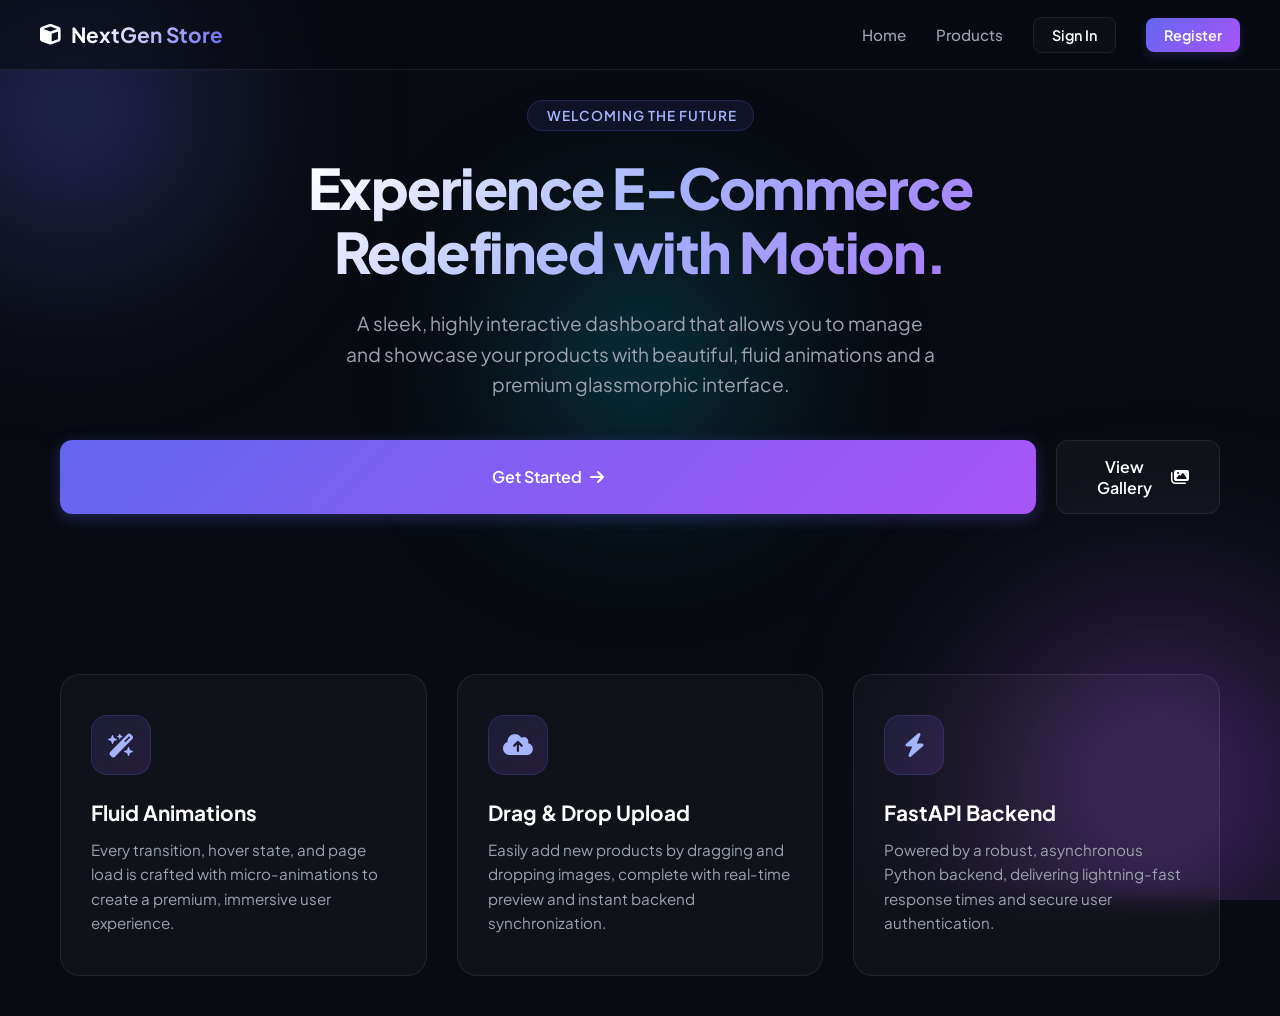
<file: templates/index.html>
<!DOCTYPE html>
<html lang="en">
<head>
    <meta charset="UTF-8">
    <meta name="viewport" content="width=device-width, initial-scale=1.0">
    <title>NextGen Store | Experience the Future of Retail</title>
    <!-- Google Fonts -->
    <link rel="preconnect" href="https://fonts.googleapis.com">
    <link rel="preconnect" href="https://fonts.gstatic.com" crossorigin>
    <link href="https://fonts.googleapis.com/css2?family=Plus+Jakarta+Sans:wght@400;500;600;700;800&display=swap" rel="stylesheet">
    <!-- FontAwesome for Icons -->
    <link rel="stylesheet" href="https://cdnjs.cloudflare.com/ajax/libs/font-awesome/6.4.0/css/all.min.css">
    <!-- Custom Stylesheet -->
    <link rel="stylesheet" href="/static/style.css">
</head>
<body>

    <!-- Animated Background Orbs -->
    <div class="bg-orbs">
        <div class="orb orb-1"></div>
        <div class="orb orb-2"></div>
        <div class="orb orb-3"></div>
    </div>

    <!-- Navigation Bar -->
    <nav class="navbar">
        <a href="/" class="nav-logo">
            <i class="fa-solid fa-cube"></i>
            <span>NextGen Store</span>
        </a>
        <ul class="nav-links">
            <li><a href="/" class="nav-link active">Home</a></li>
            <li><a href="/products-page" class="nav-link">Products</a></li>
            <li><a href="/login-page" class="btn-nav-action btn-nav-login">Sign In</a></li>
            <li><a href="/register-page" class="btn-nav-action btn-nav-register">Register</a></li>
        </ul>
    </nav>

    <!-- Landing Main Content -->
    <div class="landing-container has-navbar">
        <!-- Hero Section -->
        <section class="hero-section">
            <div class="hero-badge">
                <i class="fa-solid fa-sparkles"></i> Welcoming the Future
            </div>
            <h1 class="hero-title">
                Experience E-Commerce <br>Redefined with Motion.
            </h1>
            <p class="hero-subtitle">
                A sleek, highly interactive dashboard that allows you to manage and showcase your products with beautiful, fluid animations and a premium glassmorphic interface.
            </p>
            <div class="hero-buttons">
                <a href="/register-page" class="btn-primary btn-primary-large">
                    Get Started <i class="fa-solid fa-arrow-right"></i>
                </a>
                <a href="/products-page" class="btn-secondary">
                    View Gallery <i class="fa-solid fa-images"></i>
                </a>
            </div>
        </section>

        <!-- Features Section -->
        <section class="features-grid">
            <!-- Feature 1 -->
            <div class="feature-card">
                <div class="feature-icon-wrapper">
                    <i class="fa-solid fa-wand-magic-sparkles"></i>
                </div>
                <h3 class="feature-title">Fluid Animations</h3>
                <p class="feature-desc">
                    Every transition, hover state, and page load is crafted with micro-animations to create a premium, immersive user experience.
                </p>
            </div>

            <!-- Feature 2 -->
            <div class="feature-card">
                <div class="feature-icon-wrapper">
                    <i class="fa-solid fa-cloud-arrow-up"></i>
                </div>
                <h3 class="feature-title">Drag & Drop Upload</h3>
                <p class="feature-desc">
                    Easily add new products by dragging and dropping images, complete with real-time preview and instant backend synchronization.
                </p>
            </div>

            <!-- Feature 3 -->
            <div class="feature-card">
                <div class="feature-icon-wrapper">
                    <i class="fa-solid fa-bolt"></i>
                </div>
                <h3 class="feature-title">FastAPI Backend</h3>
                <p class="feature-desc">
                    Powered by a robust, asynchronous Python backend, delivering lightning-fast response times and secure user authentication.
                </p>
            </div>
        </section>
    </div>

    <!-- Custom JavaScript -->
    <script src="/static/script.js"></script>
</body>
</html>
</file>
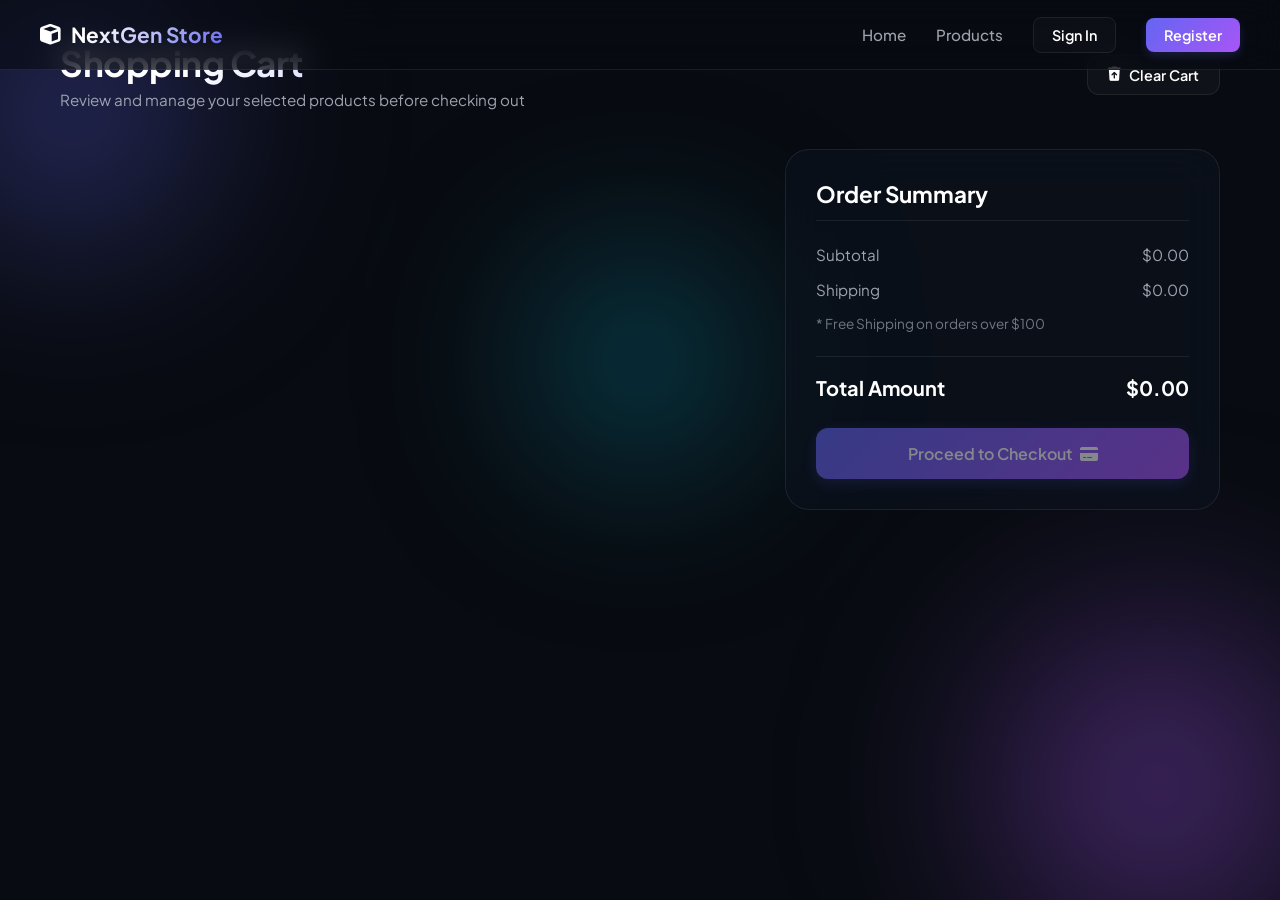
<file: templates/cart.html>
<!DOCTYPE html>
<html lang="en">
<head>
    <meta charset="UTF-8">
    <meta name="viewport" content="width=device-width, initial-scale=1.0">
    <title>Shopping Cart | NextGen Store</title>
    <!-- Google Fonts -->
    <link rel="preconnect" href="https://fonts.googleapis.com">
    <link rel="preconnect" href="https://fonts.gstatic.com" crossorigin>
    <link href="https://fonts.googleapis.com/css2?family=Plus+Jakarta+Sans:wght@400;500;600;700&display=swap" rel="stylesheet">
    <!-- FontAwesome for Icons -->
    <link rel="stylesheet" href="https://cdnjs.cloudflare.com/ajax/libs/font-awesome/6.4.0/css/all.min.css">
    <!-- Custom Stylesheet -->
    <link rel="stylesheet" href="/static/style.css">
</head>
<body>

    <!-- Animated Background Orbs -->
    <div class="bg-orbs">
        <div class="orb orb-1"></div>
        <div class="orb orb-2"></div>
        <div class="orb orb-3"></div>
    </div>

    <!-- Toast Notification Container -->
    <div class="toast-container" id="toastContainer"></div>

    <!-- Navigation Bar -->
    <nav class="navbar">
        <a href="/" class="nav-logo">
            <i class="fa-solid fa-cube"></i>
            <span>NextGen Store</span>
        </a>
        <ul class="nav-links">
            <!-- Populated dynamically via script.js -->
        </ul>
    </nav>

    <!-- Cart Layout Container -->
    <div class="gallery-container has-navbar">
        <div class="gallery-header">
            <div class="gallery-title-wrapper">
                <h1 class="gallery-title">Shopping Cart</h1>
                <p class="gallery-subtitle">Review and manage your selected products before checking out</p>
            </div>
            <button class="btn-secondary" onclick="clearCart()" style="padding: 10px 20px; font-size: 0.9rem;">
                <i class="fa-solid fa-trash-arrow-up"></i> Clear Cart
            </button>
        </div>

        <div class="cart-layout">
            <!-- Cart Items Grid List -->
            <div class="cart-items-section" id="cartGrid">
                <!-- Loading Shimmer/Spinner State -->
                <div class="empty-state" style="animation: none;">
                    <i class="fa-solid fa-circle-notch fa-spin empty-icon" style="color: var(--primary-color);"></i>
                    <h3 class="empty-title">Loading Cart</h3>
                    <p class="empty-desc">Retrieving your items...</p>
                </div>
            </div>

            <!-- Summary Panel -->
            <div class="cart-summary-section">
                <div class="summary-card">
                    <h3 class="summary-title">Order Summary</h3>
                    
                    <div class="summary-row">
                        <span>Subtotal</span>
                        <span id="cartSubtotal">$0.00</span>
                    </div>
                    
                    <div class="summary-row">
                        <span>Shipping</span>
                        <span id="cartShipping">$0.00</span>
                    </div>
                    
                    <div class="summary-row" style="font-size: 0.85rem; opacity: 0.7; margin-bottom: 24px;">
                        <span>* Free Shipping on orders over $100</span>
                    </div>
                    
                    <div class="summary-row total">
                        <span>Total Amount</span>
                        <span id="cartTotal">$0.00</span>
                    </div>

                    <button class="btn-primary" id="cartCheckoutBtn" disabled style="opacity: 0.5; cursor: not-allowed;">
                        Proceed to Checkout <i class="fa-solid fa-credit-card" style="margin-left: 8px;"></i>
                    </button>
                </div>
            </div>
        </div>
    </div>

    <!-- Custom JavaScript -->
    <script src="/static/script.js"></script>
</body>
</html>
</file>
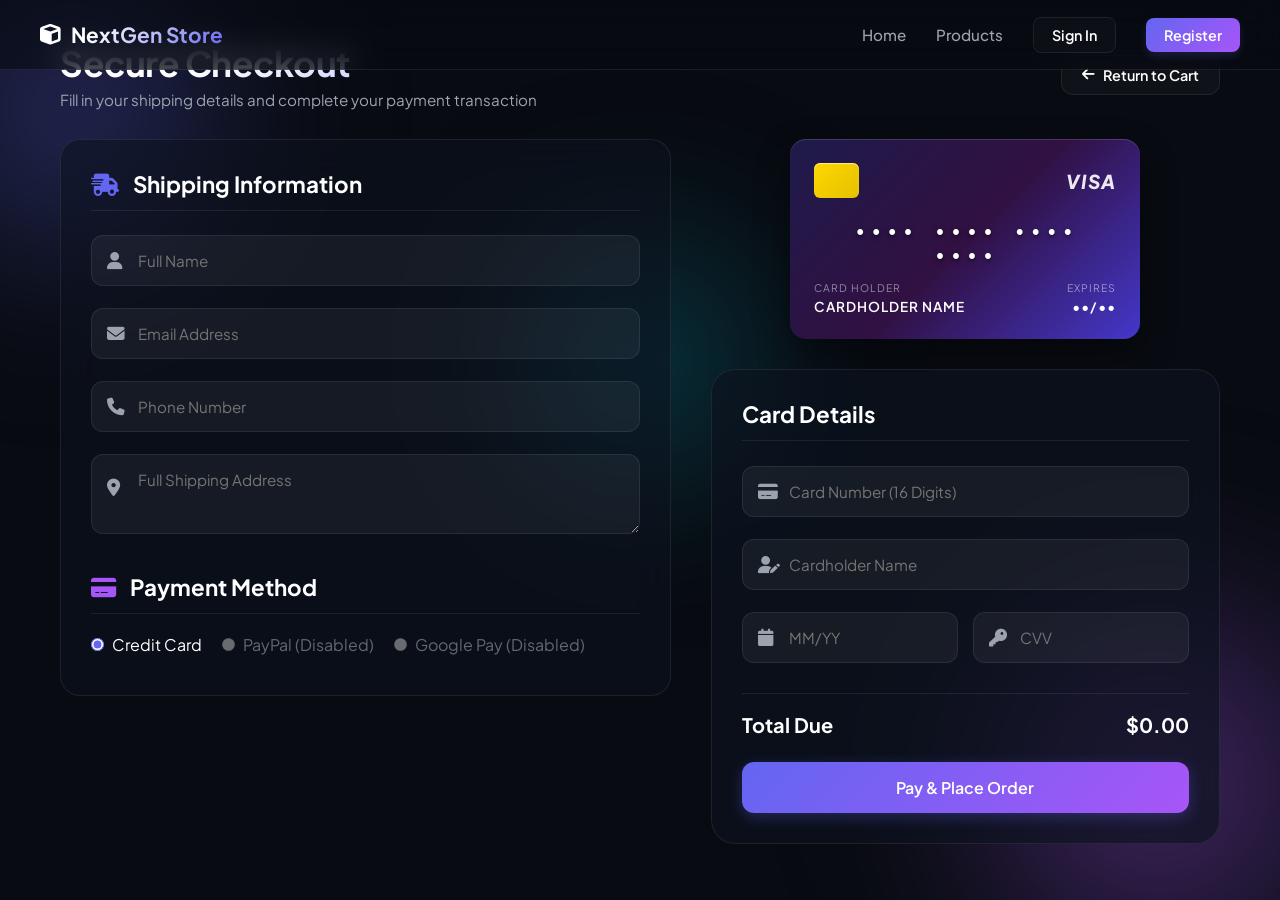
<file: templates/checkout.html>
<!DOCTYPE html>
<html lang="en">
<head>
    <meta charset="UTF-8">
    <meta name="viewport" content="width=device-width, initial-scale=1.0">
    <title>Secure Checkout | NextGen Store</title>
    <!-- Google Fonts -->
    <link rel="preconnect" href="https://fonts.googleapis.com">
    <link rel="preconnect" href="https://fonts.gstatic.com" crossorigin>
    <link href="https://fonts.googleapis.com/css2?family=Plus+Jakarta+Sans:wght@400;500;600;700&display=swap" rel="stylesheet">
    <!-- FontAwesome for Icons -->
    <link rel="stylesheet" href="https://cdnjs.cloudflare.com/ajax/libs/font-awesome/6.4.0/css/all.min.css">
    <!-- Custom Stylesheet -->
    <link rel="stylesheet" href="/static/style.css">
</head>
<body>

    <!-- Animated Background Orbs -->
    <div class="bg-orbs">
        <div class="orb orb-1"></div>
        <div class="orb orb-2"></div>
        <div class="orb orb-3"></div>
    </div>

    <!-- Success Completion Fullscreen Overlay -->
    <div class="success-overlay" id="successOverlay">
        <div class="success-checkmark-wrapper">
            <i class="fa-solid fa-circle-check"></i>
        </div>
        <h2 style="font-size: 2.2rem; font-weight: 800; color: white; margin-bottom: 12px; text-shadow: 0 4px 10px rgba(0,0,0,0.5);">
            Payment Successful!
        </h2>
        <p style="color: var(--text-muted); font-size: 1.05rem; margin-bottom: 30px;">
            Thank you for your order. Your purchase transaction was processed successfully.
        </p>
        <div class="spinner" style="display: block; border-top-color: var(--success-color); width: 35px; height: 35px; border-width: 4px;"></div>
        <p style="color: var(--success-color); font-size: 0.85rem; font-weight:600; margin-top: 15px;">
            Redirecting to order tracking history...
        </p>
    </div>

    <!-- Toast Notification Container -->
    <div class="toast-container" id="toastContainer"></div>

    <!-- Navigation Bar -->
    <nav class="navbar">
        <a href="/" class="nav-logo">
            <i class="fa-solid fa-cube"></i>
            <span>NextGen Store</span>
        </a>
        <ul class="nav-links">
            <!-- Populated dynamically via script.js -->
        </ul>
    </nav>

    <!-- Checkout Layout Container -->
    <div class="gallery-container has-navbar">
        <div class="gallery-header" style="margin-bottom: 30px;">
            <div class="gallery-title-wrapper">
                <h1 class="gallery-title">Secure Checkout</h1>
                <p class="gallery-subtitle">Fill in your shipping details and complete your payment transaction</p>
            </div>
            <a href="/cart-page" class="btn-secondary" style="padding: 10px 20px; font-size: 0.9rem; text-decoration: none;">
                <i class="fa-solid fa-arrow-left"></i> Return to Cart
            </a>
        </div>

        <form id="checkoutForm" class="checkout-layout">
            <!-- Shipping Information & Details -->
            <div class="cart-summary-section" style="position: static;">
                <div class="summary-card" style="background: rgba(13, 19, 31, 0.55); border-radius: 20px;">
                    <h3 class="summary-title"><i class="fa-solid fa-truck-fast" style="margin-right: 10px; color: var(--primary-color);"></i> Shipping Information</h3>
                    
                    <div class="form-group">
                        <input type="text" id="shipping_name" class="form-input" placeholder="Full Name" required>
                        <i class="fa-solid fa-user input-icon"></i>
                    </div>

                    <div class="form-group">
                        <input type="email" id="shipping_email" class="form-input" placeholder="Email Address" required>
                        <i class="fa-solid fa-envelope input-icon"></i>
                    </div>

                    <div class="form-group">
                        <input type="tel" id="shipping_phone" class="form-input" placeholder="Phone Number" required>
                        <i class="fa-solid fa-phone input-icon"></i>
                    </div>

                    <div class="form-group" style="margin-bottom: 35px;">
                        <textarea id="shipping_address" class="form-input" placeholder="Full Shipping Address" required style="min-height: 80px; resize: vertical; padding-top: 15px; padding-left: 46px;"></textarea>
                        <i class="fa-solid fa-map-marker-alt input-icon" style="top: 25px; transform: none;"></i>
                    </div>

                    <h3 class="summary-title" style="margin-bottom: 20px;"><i class="fa-solid fa-credit-card" style="margin-right: 10px; color: var(--secondary-color);"></i> Payment Method</h3>
                    <div style="display: flex; gap: 20px; margin-bottom: 10px;">
                        <label style="display: flex; align-items: center; gap: 8px; color: white; cursor: pointer;">
                            <input type="radio" name="payment_method" value="card" checked style="accent-color: var(--primary-color);">
                            <span>Credit Card</span>
                        </label>
                        <label style="display: flex; align-items: center; gap: 8px; color: var(--text-muted); cursor: pointer; opacity: 0.6;">
                            <input type="radio" name="payment_method" value="paypal" disabled style="accent-color: var(--primary-color);">
                            <span>PayPal (Disabled)</span>
                        </label>
                        <label style="display: flex; align-items: center; gap: 8px; color: var(--text-muted); cursor: pointer; opacity: 0.6;">
                            <input type="radio" name="payment_method" value="gpay" disabled style="accent-color: var(--primary-color);">
                            <span>Google Pay (Disabled)</span>
                        </label>
                    </div>
                </div>
            </div>

            <!-- Payment Visual and Form details -->
            <div class="cart-summary-section">
                <!-- Digital Credit Card Mockup -->
                <div class="card-wrapper">
                    <div class="card-visual" id="cardVisual">
                        <!-- Front Face -->
                        <div class="card-front">
                            <div style="display: flex; justify-content: space-between; align-items: center; width: 100%;">
                                <div class="card-chip"></div>
                                <div class="card-logo">VISA</div>
                            </div>
                            <div class="card-number-display" id="displayCardNumber">•••• •••• •••• ••••</div>
                            <div class="card-details-row">
                                <div style="text-align: left;">
                                    <div class="card-label">Card Holder</div>
                                    <div class="card-val" id="displayCardName">Cardholder Name</div>
                                </div>
                                <div style="text-align: right;">
                                    <div class="card-label">Expires</div>
                                    <div class="card-val" id="displayCardExpiry">••/••</div>
                                </div>
                            </div>
                        </div>
                        <!-- Back Face -->
                        <div class="card-back">
                            <div class="card-magnetic-strip"></div>
                            <div class="card-signature-area">
                                <div class="card-label" style="margin-right: 20px;">CVV</div>
                                <div class="card-signature-strip">
                                    <div class="card-cvv-display" id="displayCardCvv">•••</div>
                                </div>
                            </div>
                            <div style="font-size: 0.55rem; text-align: center; width: 100%; color: rgba(255,255,255,0.4); margin-top: 20px; font-weight: 500;">
                                For Mock Purposes Only
                            </div>
                        </div>
                    </div>
                </div>

                <div class="summary-card" style="background: rgba(13, 19, 31, 0.65);">
                    <h3 class="summary-title" style="margin-bottom: 25px;">Card Details</h3>
                    
                    <!-- Card Number -->
                    <div class="form-group">
                        <input type="text" id="card_number" class="form-input" placeholder="Card Number (16 Digits)" required autocomplete="cc-number">
                        <i class="fa-solid fa-credit-card input-icon"></i>
                    </div>

                    <!-- Cardholder Name -->
                    <div class="form-group">
                        <input type="text" id="card_holder" class="form-input" placeholder="Cardholder Name" required autocomplete="cc-name">
                        <i class="fa-solid fa-user-pen input-icon"></i>
                    </div>

                    <!-- Expiry & CVV -->
                    <div style="display: flex; gap: 15px; margin-bottom: 30px;">
                        <div class="form-group" style="flex: 1; margin-bottom: 0;">
                            <input type="text" id="card_expiry" class="form-input" placeholder="MM/YY" required autocomplete="cc-exp">
                            <i class="fa-solid fa-calendar input-icon"></i>
                        </div>
                        <div class="form-group" style="flex: 1; margin-bottom: 0;">
                            <input type="password" id="card_cvv" class="form-input" placeholder="CVV" required autocomplete="cc-csc">
                            <i class="fa-solid fa-key input-icon"></i>
                        </div>
                    </div>

                    <!-- Order Summary Total details -->
                    <div class="order-items-summary" id="orderItemsSummary">
                        <!-- Populated dynamically -->
                    </div>

                    <div class="summary-row total" style="margin-bottom: 25px;">
                        <span>Total Due</span>
                        <span id="orderSummaryTotal">$0.00</span>
                    </div>

                    <button type="submit" class="btn-primary" id="submitBtn">
                        <span class="btn-text">Pay & Place Order</span>
                        <div class="spinner"></div>
                    </button>
                </div>
            </div>
        </form>
    </div>

    <!-- Custom JavaScript -->
    <script src="/static/script.js"></script>
</body>
</html>
</file>
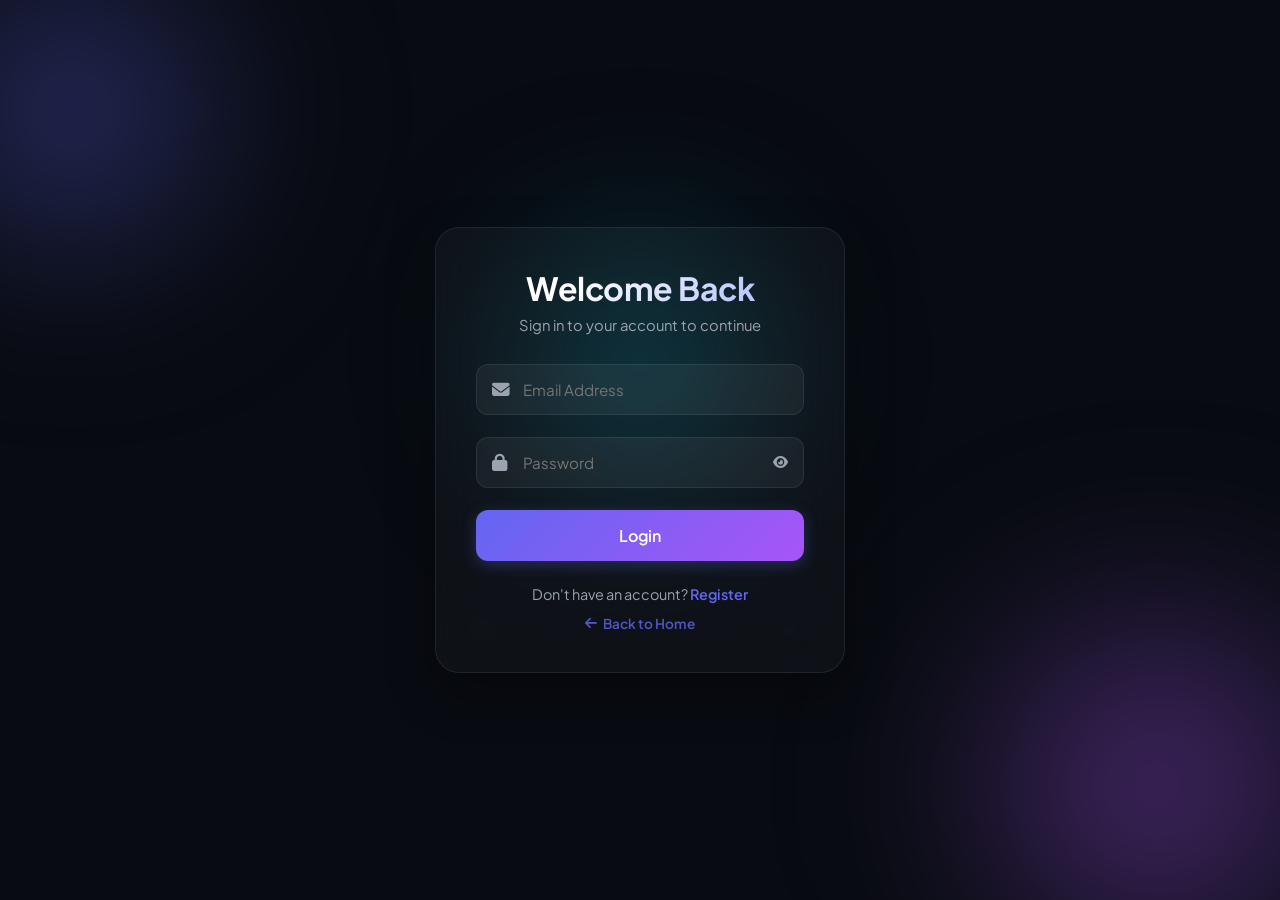
<file: templates/login.html>
<!DOCTYPE html>
<html lang="en">
<head>
    <meta charset="UTF-8">
    <meta name="viewport" content="width=device-width, initial-scale=1.0">
    <title>Welcome Back | Login</title>
    <!-- Google Fonts -->
    <link rel="preconnect" href="https://fonts.googleapis.com">
    <link rel="preconnect" href="https://fonts.gstatic.com" crossorigin>
    <link href="https://fonts.googleapis.com/css2?family=Plus+Jakarta+Sans:wght@400;500;600;700&display=swap" rel="stylesheet">
    <!-- FontAwesome for Premium Icons -->
    <link rel="stylesheet" href="https://cdnjs.cloudflare.com/ajax/libs/font-awesome/6.4.0/css/all.min.css">
    <!-- Custom Stylesheet -->
    <link rel="stylesheet" href="/static/style.css">
</head>
<body>

    <!-- Animated Background Orbs -->
    <div class="bg-orbs">
        <div class="orb orb-1"></div>
        <div class="orb orb-2"></div>
        <div class="orb orb-3"></div>
    </div>

    <!-- Toast Notification Container -->
    <div class="toast-container" id="toastContainer"></div>

    <!-- Glassmorphic Card -->
    <div class="card-container">
        <div class="card">
            <div class="card-header">
                <h2 class="card-title">Welcome Back</h2>
                <p class="card-subtitle">Sign in to your account to continue</p>
            </div>

            <form id="loginForm" autocomplete="off">
                <!-- Email Input -->
                <div class="form-group">
                    <input type="email" id="login_email" class="form-input" placeholder="Email Address" required>
                    <i class="fa-solid fa-envelope input-icon"></i>
                </div>

                <!-- Password Input -->
                <div class="form-group">
                    <input type="password" id="login_password" class="form-input" placeholder="Password" required>
                    <i class="fa-solid fa-lock input-icon"></i>
                    <button type="button" class="password-toggle" onclick="togglePasswordVisibility('login_password', this)">
                        <i class="fa-solid fa-eye"></i>
                    </button>
                </div>

                <!-- Submit Button -->
                <button type="submit" class="btn-primary" id="submitBtn">
                    <span class="btn-text">Login</span>
                    <div class="spinner"></div>
                </button>
            </form>

            <!-- Card Footer -->
            <div class="card-footer" style="display: flex; flex-direction: column; gap: 12px; align-items: center;">
                <div>Don't have an account? <a href="/register-page" class="card-link">Register</a></div>
                <a href="/" class="card-link" style="font-size: 0.85rem; opacity: 0.8; display: flex; align-items: center; gap: 6px;">
                    <i class="fa-solid fa-arrow-left"></i> Back to Home
                </a>
            </div>
        </div>
    </div>

    <!-- Custom JavaScript -->
    <script src="/static/script.js"></script>
</body>
</html>
</file>
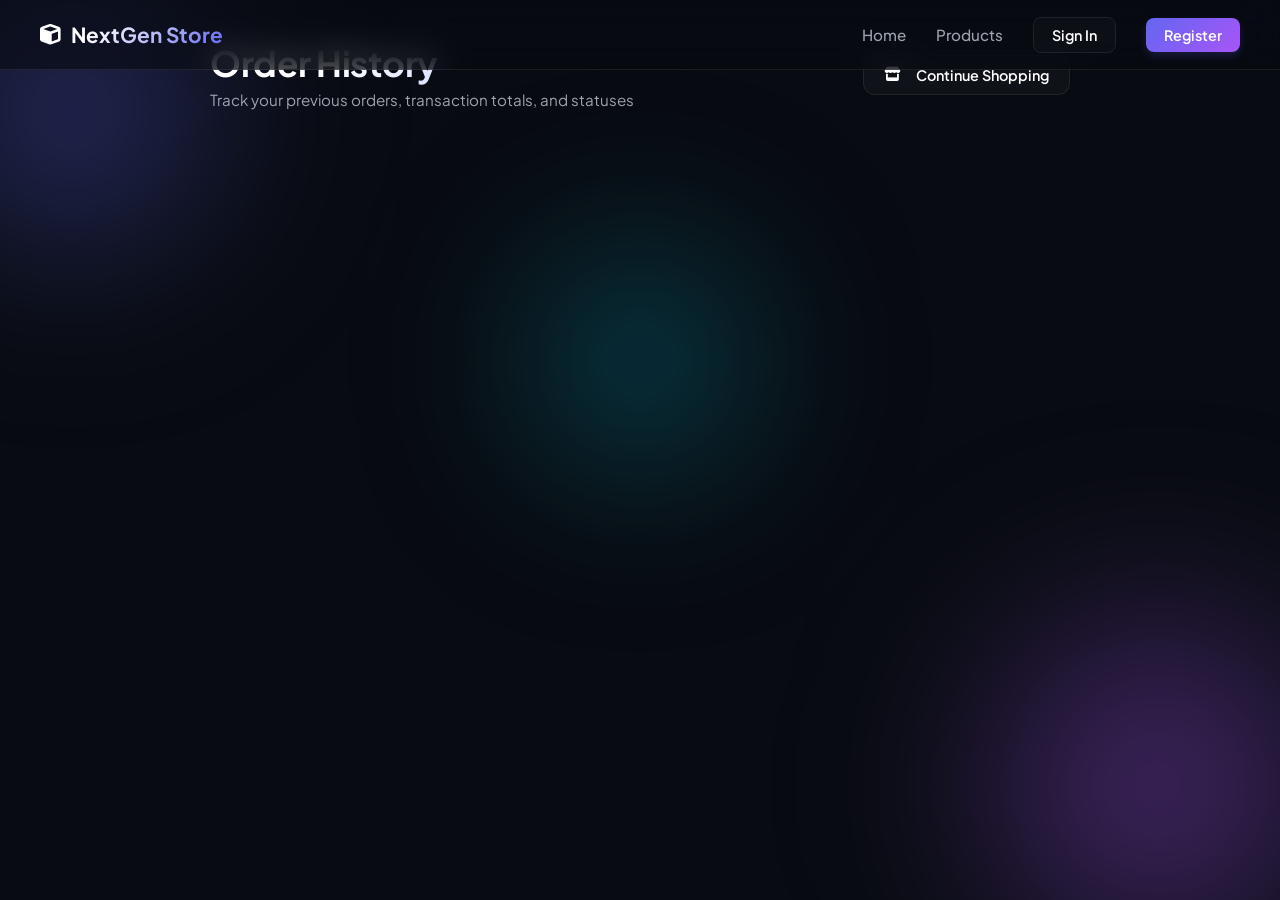
<file: templates/orders.html>
<!DOCTYPE html>
<html lang="en">
<head>
    <meta charset="UTF-8">
    <meta name="viewport" content="width=device-width, initial-scale=1.0">
    <title>My Orders | NextGen Store</title>
    <!-- Google Fonts -->
    <link rel="preconnect" href="https://fonts.googleapis.com">
    <link rel="preconnect" href="https://fonts.gstatic.com" crossorigin>
    <link href="https://fonts.googleapis.com/css2?family=Plus+Jakarta+Sans:wght@400;500;600;700&display=swap" rel="stylesheet">
    <!-- FontAwesome for Icons -->
    <link rel="stylesheet" href="https://cdnjs.cloudflare.com/ajax/libs/font-awesome/6.4.0/css/all.min.css">
    <!-- Custom Stylesheet -->
    <link rel="stylesheet" href="/static/style.css">
</head>
<body>

    <!-- Animated Background Orbs -->
    <div class="bg-orbs">
        <div class="orb orb-1"></div>
        <div class="orb orb-2"></div>
        <div class="orb orb-3"></div>
    </div>

    <!-- Toast Notification Container -->
    <div class="toast-container" id="toastContainer"></div>

    <!-- Navigation Bar -->
    <nav class="navbar">
        <a href="/" class="nav-logo">
            <i class="fa-solid fa-cube"></i>
            <span>NextGen Store</span>
        </a>
        <ul class="nav-links">
            <!-- Populated dynamically via script.js -->
        </ul>
    </nav>

    <!-- Orders Layout Container -->
    <div class="gallery-container has-navbar" style="max-width: 900px;">
        <div class="gallery-header" style="margin-bottom: 30px;">
            <div class="gallery-title-wrapper">
                <h1 class="gallery-title">Order History</h1>
                <p class="gallery-subtitle">Track your previous orders, transaction totals, and statuses</p>
            </div>
            <a href="/products-page" class="btn-secondary" style="padding: 10px 20px; font-size: 0.9rem; text-decoration: none;">
                <i class="fa-solid fa-store" style="margin-right: 8px;"></i> Continue Shopping
            </a>
        </div>

        <!-- Orders Accordion History -->
        <div class="orders-history-list" id="ordersHistoryList">
            <!-- Loading Shimmer/Spinner State -->
            <div class="empty-state" style="animation: none;">
                <i class="fa-solid fa-circle-notch fa-spin empty-icon" style="color: var(--primary-color);"></i>
                <h3 class="empty-title">Loading History</h3>
                <p class="empty-desc">Fetching your previous purchases...</p>
            </div>
        </div>
    </div>

    <!-- Custom JavaScript -->
    <script src="/static/script.js"></script>
</body>
</html>
</file>
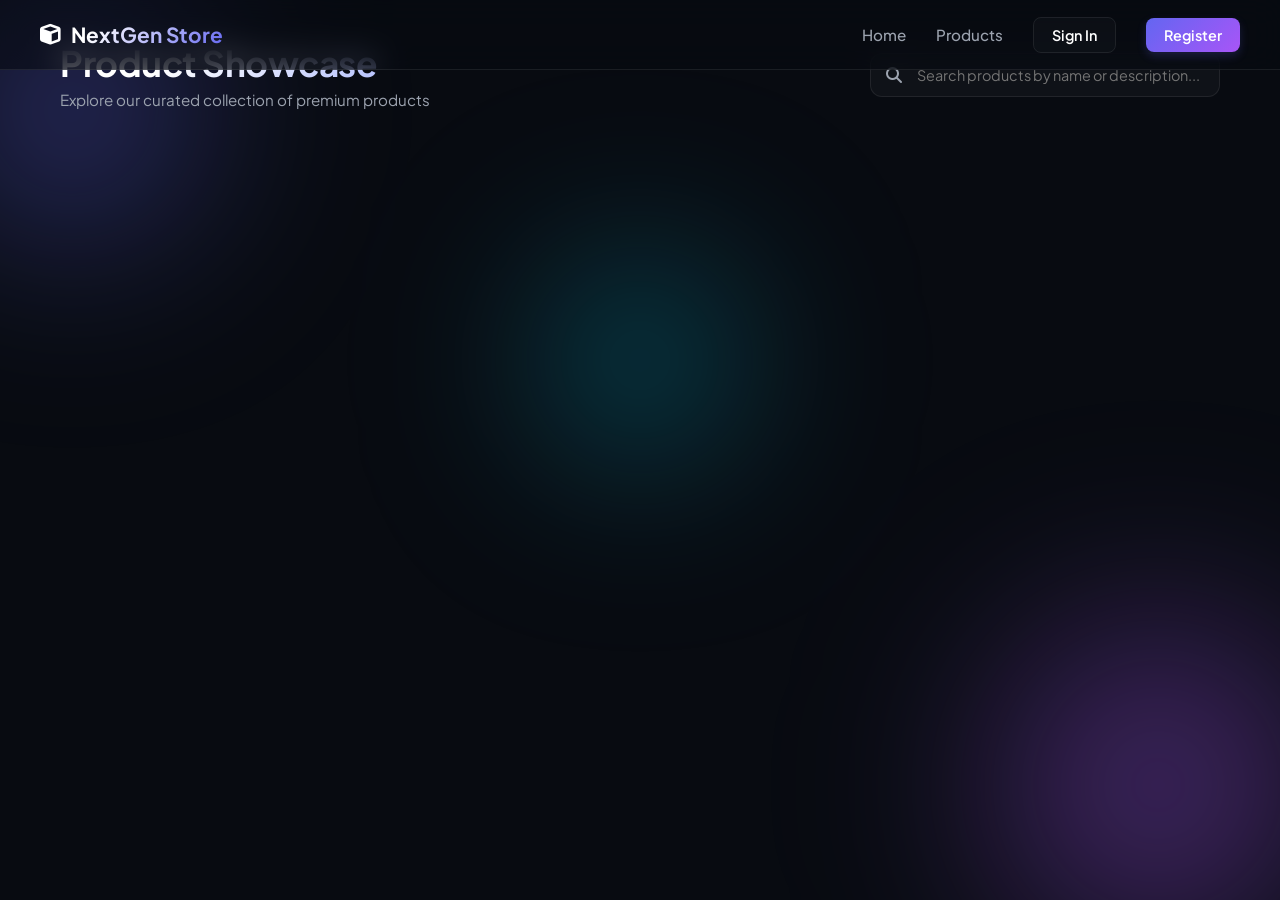
<file: templates/products.html>
<!DOCTYPE html>
<html lang="en">
<head>
    <meta charset="UTF-8">
    <meta name="viewport" content="width=device-width, initial-scale=1.0">
    <title>Products Gallery | NextGen Store</title>
    <!-- Google Fonts -->
    <link rel="preconnect" href="https://fonts.googleapis.com">
    <link rel="preconnect" href="https://fonts.gstatic.com" crossorigin>
    <link href="https://fonts.googleapis.com/css2?family=Plus+Jakarta+Sans:wght@400;500;600;700&display=swap" rel="stylesheet">
    <!-- FontAwesome for Icons -->
    <link rel="stylesheet" href="https://cdnjs.cloudflare.com/ajax/libs/font-awesome/6.4.0/css/all.min.css">
    <!-- Custom Stylesheet -->
    <link rel="stylesheet" href="/static/style.css">
</head>
<body>

    <!-- Animated Background Orbs -->
    <div class="bg-orbs">
        <div class="orb orb-1"></div>
        <div class="orb orb-2"></div>
        <div class="orb orb-3"></div>
    </div>

    <!-- Toast Notification Container -->
    <div class="toast-container" id="toastContainer"></div>

    <!-- Navigation Bar -->
    <nav class="navbar">
        <a href="/" class="nav-logo">
            <i class="fa-solid fa-cube"></i>
            <span>NextGen Store</span>
        </a>
        <ul class="nav-links" id="navbarLinks">
            <li><a href="/" class="nav-link">Home</a></li>
            <li><a href="/products-page" class="nav-link active">Products</a></li>
            <li><a href="/login-page" class="btn-nav-action btn-nav-login">Sign In</a></li>
            <li><a href="/register-page" class="btn-nav-action btn-nav-register">Register</a></li>
        </ul>
    </nav>

    <!-- Gallery Container -->
    <div class="gallery-container has-navbar">
        <!-- Header & Search -->
        <div class="gallery-header">
            <div class="gallery-title-wrapper">
                <h1 class="gallery-title">Product Showcase</h1>
                <p class="gallery-subtitle">Explore our curated collection of premium products</p>
            </div>
            <div class="search-bar-container">
                <i class="fa-solid fa-magnifying-glass search-icon"></i>
                <input type="text" id="searchBar" class="search-input" placeholder="Search products by name or description...">
            </div>
        </div>

        <!-- Products Grid -->
        <div class="products-grid" id="productsGrid">
            <!-- Shimmer/Loading State -->
            <div class="empty-state" style="animation: none;">
                <i class="fa-solid fa-circle-notch fa-spin empty-icon" style="color: var(--primary-color);"></i>
                <h3 class="empty-title">Loading Products</h3>
                <p class="empty-desc">Fetching catalog from the server...</p>
            </div>
        </div>
    </div>

    <!-- Custom JavaScript -->
    <script src="/static/script.js"></script>
</body>
</html>
</file>
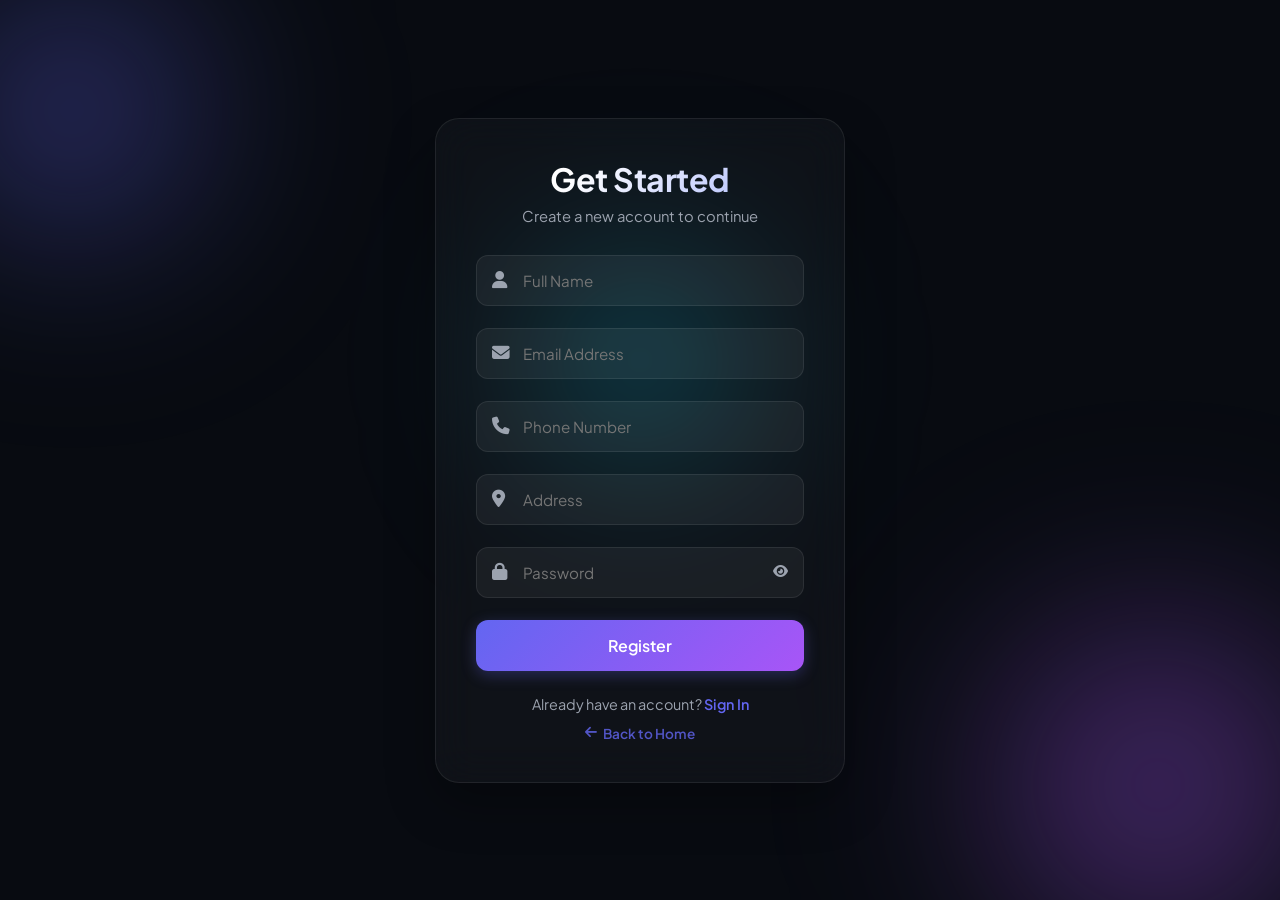
<file: templates/register.html>
<!DOCTYPE html>
<html lang="en">
<head>
    <meta charset="UTF-8">
    <meta name="viewport" content="width=device-width, initial-scale=1.0">
    <title>Create Account | Register</title>
    <!-- Google Fonts -->
    <link rel="preconnect" href="https://fonts.googleapis.com">
    <link rel="preconnect" href="https://fonts.gstatic.com" crossorigin>
    <link href="https://fonts.googleapis.com/css2?family=Plus+Jakarta+Sans:wght@400;500;600;700&display=swap" rel="stylesheet">
    <!-- FontAwesome for Premium Icons -->
    <link rel="stylesheet" href="https://cdnjs.cloudflare.com/ajax/libs/font-awesome/6.4.0/css/all.min.css">
    <!-- Custom Stylesheet -->
    <link rel="stylesheet" href="/static/style.css">
</head>
<body>

    <!-- Animated Background Orbs -->
    <div class="bg-orbs">
        <div class="orb orb-1"></div>
        <div class="orb orb-2"></div>
        <div class="orb orb-3"></div>
    </div>

    <!-- Toast Notification Container -->
    <div class="toast-container" id="toastContainer"></div>

    <!-- Glassmorphic Card -->
    <div class="card-container">
        <div class="card">
            <div class="card-header">
                <h2 class="card-title">Get Started</h2>
                <p class="card-subtitle">Create a new account to continue</p>
            </div>

            <form id="registerForm" autocomplete="off">
                <!-- Name Input -->
                <div class="form-group">
                    <input type="text" id="name" class="form-input" placeholder="Full Name" required>
                    <i class="fa-solid fa-user input-icon"></i>
                </div>

                <!-- Email Input -->
                <div class="form-group">
                    <input type="email" id="email" class="form-input" placeholder="Email Address" required>
                    <i class="fa-solid fa-envelope input-icon"></i>
                </div>

                <!-- Phone Input -->
                <div class="form-group">
                    <input type="tel" id="phone" class="form-input" placeholder="Phone Number" required>
                    <i class="fa-solid fa-phone input-icon"></i>
                </div>

                <!-- Address Input -->
                <div class="form-group">
                    <input type="text" id="address" class="form-input" placeholder="Address" required>
                    <i class="fa-solid fa-map-marker-alt input-icon"></i>
                </div>

                <!-- Password Input -->
                <div class="form-group">
                    <input type="password" id="password" class="form-input" placeholder="Password" required>
                    <i class="fa-solid fa-lock input-icon"></i>
                    <button type="button" class="password-toggle" onclick="togglePasswordVisibility('password', this)">
                        <i class="fa-solid fa-eye"></i>
                    </button>
                </div>

                <!-- Submit Button -->
                <button type="submit" class="btn-primary" id="submitBtn">
                    <span class="btn-text">Register</span>
                    <div class="spinner"></div>
                </button>
            </form>

            <!-- Card Footer -->
            <div class="card-footer" style="display: flex; flex-direction: column; gap: 12px; align-items: center;">
                <div>Already have an account? <a href="/login-page" class="card-link">Sign In</a></div>
                <a href="/" class="card-link" style="font-size: 0.85rem; opacity: 0.8; display: flex; align-items: center; gap: 6px;">
                    <i class="fa-solid fa-arrow-left"></i> Back to Home
                </a>
            </div>
        </div>
    </div>

    <!-- Custom JavaScript -->
    <script src="/static/script.js"></script>
</body>
</html>
</file>
<file: static/style.css>
/* Custom Properties for theme */
:root {
    --bg-color: #080b11;
    --card-bg: rgba(255, 255, 255, 0.03);
    --card-border: rgba(255, 255, 255, 0.08);
    --text-color: #f3f4f6;
    --text-muted: #9ca3af;
    --primary-color: #6366f1; /* Indigo */
    --primary-hover: #4f46e5;
    --secondary-color: #a855f7; /* Purple */
    --success-color: #10b981; /* Emerald */
    --error-color: #ef4444; /* Rose */
    --font-family: 'Plus Jakarta Sans', 'Outfit', system-ui, -apple-system, sans-serif;
}

* {
    box-sizing: border-box;
    margin: 0;
    padding: 0;
}

body {
    font-family: var(--font-family);
    background-color: var(--bg-color);
    color: var(--text-color);
    min-height: 100vh;
    display: flex;
    flex-direction: column;
    justify-content: flex-start;
    align-items: center;
    overflow-y: auto;
    overflow-x: hidden;
    position: relative;
}

/* Background Animated Orbs */
.bg-orbs {
    position: fixed;
    top: 0;
    left: 0;
    width: 100%;
    height: 100%;
    z-index: -1;
    overflow: hidden;
}

.orb {
    position: absolute;
    border-radius: 50%;
    filter: blur(80px);
    opacity: 0.45;
    mix-blend-mode: screen;
    animation: float 20s infinite alternate ease-in-out;
}

.orb-1 {
    width: 400px;
    height: 400px;
    background: radial-gradient(circle, var(--primary-color) 0%, transparent 70%);
    top: -10%;
    left: -10%;
    animation-duration: 25s;
}

.orb-2 {
    width: 500px;
    height: 500px;
    background: radial-gradient(circle, var(--secondary-color) 0%, transparent 70%);
    bottom: -15%;
    right: -10%;
    animation-duration: 30s;
    animation-delay: -5s;
}

.orb-3 {
    width: 300px;
    height: 300px;
    background: radial-gradient(circle, #06b6d4 0%, transparent 70%); /* Cyan */
    top: 40%;
    left: 50%;
    transform: translate(-50%, -50%);
    animation-duration: 22s;
    animation-delay: -10s;
}

@keyframes float {
    0% {
        transform: translate(0, 0) scale(1);
    }
    50% {
        transform: translate(50px, -40px) scale(1.1);
    }
    100% {
        transform: translate(-30px, 20px) scale(0.9);
    }
}

/* Glassmorphism Card Container */
.card-container {
    width: 100%;
    max-width: 450px;
    padding: 20px;
    z-index: 10;
    perspective: 1000px;
    display: flex;
    flex-direction: column;
    justify-content: center;
    min-height: 100vh;
}

.card-container.has-navbar {
    justify-content: flex-start;
    min-height: auto;
}

.card {
    background: var(--card-bg);
    border: 1px solid var(--card-border);
    border-radius: 24px;
    padding: 40px;
    backdrop-filter: blur(20px);
    -webkit-backdrop-filter: blur(20px);
    box-shadow: 0 20px 50px rgba(0, 0, 0, 0.3);
    transform: translateY(30px);
    opacity: 0;
    animation: slideUp 0.8s cubic-bezier(0.16, 1, 0.3, 1) forwards;
}

@keyframes slideUp {
    to {
        transform: translateY(0);
        opacity: 1;
    }
}

/* Headings & Text */
.card-header {
    text-align: center;
    margin-bottom: 30px;
}

.card-title {
    font-size: 2rem;
    font-weight: 700;
    background: linear-gradient(135deg, #ffffff 30%, #a5b4fc 100%);
    -webkit-background-clip: text;
    -webkit-text-fill-color: transparent;
    margin-bottom: 8px;
    letter-spacing: -0.5px;
}

.card-subtitle {
    font-size: 0.925rem;
    color: var(--text-muted);
}

/* Form Styles */
.form-group {
    position: relative;
    margin-bottom: 22px;
}

.input-icon {
    position: absolute;
    left: 16px;
    top: 50%;
    transform: translateY(-50%);
    color: var(--text-muted);
    font-size: 1.1rem;
    transition: color 0.3s;
    pointer-events: none;
}

.form-input {
    width: 100%;
    padding: 15px 16px 15px 46px;
    background: rgba(255, 255, 255, 0.05);
    border: 1px solid var(--card-border);
    border-radius: 12px;
    color: var(--text-color);
    font-family: var(--font-family);
    font-size: 0.95rem;
    transition: all 0.3s cubic-bezier(0.4, 0, 0.2, 1);
    outline: none;
}

.form-input:focus {
    border-color: var(--primary-color);
    background: rgba(255, 255, 255, 0.08);
    box-shadow: 0 0 0 4px rgba(99, 102, 241, 0.15);
}

.form-input:focus + .input-icon {
    color: var(--primary-color);
}

/* Password Toggle Visibility */
.password-toggle {
    position: absolute;
    right: 16px;
    top: 50%;
    transform: translateY(-50%);
    color: var(--text-muted);
    cursor: pointer;
    transition: color 0.3s;
    background: none;
    border: none;
    outline: none;
    padding: 0;
    display: flex;
    align-items: center;
    justify-content: center;
}

.password-toggle:hover {
    color: var(--text-color);
}

/* Primary Button */
.btn-primary {
    width: 100%;
    padding: 15px;
    background: linear-gradient(135deg, var(--primary-color) 0%, var(--secondary-color) 100%);
    border: none;
    border-radius: 12px;
    color: #ffffff;
    font-family: var(--font-family);
    font-size: 1rem;
    font-weight: 600;
    cursor: pointer;
    transition: all 0.3s cubic-bezier(0.4, 0, 0.2, 1);
    box-shadow: 0 4px 15px rgba(99, 102, 241, 0.3);
    position: relative;
    overflow: hidden;
    display: flex;
    justify-content: center;
    align-items: center;
}

.btn-primary:hover {
    transform: translateY(-2px);
    box-shadow: 0 6px 20px rgba(99, 102, 241, 0.4);
    filter: brightness(1.1);
}

.btn-primary:active {
    transform: translateY(0);
}

/* Spinner */
.spinner {
    width: 20px;
    height: 20px;
    border: 3px solid rgba(255, 255, 255, 0.3);
    border-radius: 50%;
    border-top-color: #fff;
    animation: spin 0.8s linear infinite;
    display: none;
}

@keyframes spin {
    to { transform: rotate(360deg); }
}

.btn-loading .btn-text {
    display: none;
}

.btn-loading .spinner {
    display: block;
}

/* Card Footer Links */
.card-footer {
    text-align: center;
    margin-top: 24px;
    font-size: 0.9rem;
    color: var(--text-muted);
}

.card-link {
    color: var(--primary-color);
    text-decoration: none;
    font-weight: 600;
    transition: color 0.2s;
}

.card-link:hover {
    color: var(--secondary-color);
    text-decoration: underline;
}

/* Toast Notifications */
.toast-container {
    position: fixed;
    top: 20px;
    right: 20px;
    z-index: 9999;
}

.toast {
    background: rgba(25, 30, 41, 0.9);
    border: 1px solid var(--card-border);
    border-radius: 12px;
    padding: 16px 20px;
    margin-bottom: 10px;
    color: var(--text-color);
    box-shadow: 0 10px 30px rgba(0, 0, 0, 0.25);
    backdrop-filter: blur(10px);
    display: flex;
    align-items: center;
    gap: 12px;
    transform: translateX(120%);
    transition: transform 0.3s cubic-bezier(0.16, 1, 0.3, 1);
    min-width: 300px;
    max-width: 400px;
}

.toast.show {
    transform: translateX(0);
}

.toast-success {
    border-left: 4px solid var(--success-color);
}

.toast-error {
    border-left: 4px solid var(--error-color);
}

.toast-icon {
    font-size: 1.25rem;
}

.toast-success .toast-icon {
    color: var(--success-color);
}

.toast-error .toast-icon {
    color: var(--error-color);
}

.toast-message {
    font-size: 0.9rem;
    font-weight: 500;
}

/* ==========================================
   NAVIGATION BAR
   ========================================== */
.navbar {
    position: fixed;
    top: 0;
    left: 0;
    width: 100%;
    height: 70px;
    background: rgba(8, 11, 17, 0.6);
    backdrop-filter: blur(16px);
    -webkit-backdrop-filter: blur(16px);
    border-bottom: 1px solid var(--card-border);
    display: flex;
    justify-content: space-between;
    align-items: center;
    padding: 0 40px;
    z-index: 1000;
    transition: all 0.3s ease;
    animation: slideDown 0.8s cubic-bezier(0.16, 1, 0.3, 1) forwards;
}

@keyframes slideDown {
    from {
        transform: translateY(-100%);
        opacity: 0;
    }
    to {
        transform: translateY(0);
        opacity: 1;
    }
}

.nav-logo {
    display: flex;
    align-items: center;
    gap: 10px;
    text-decoration: none;
    color: #ffffff;
    font-weight: 700;
    font-size: 1.3rem;
    background: linear-gradient(135deg, #ffffff 30%, var(--primary-color) 100%);
    -webkit-background-clip: text;
    -webkit-text-fill-color: transparent;
}

.nav-links {
    display: flex;
    align-items: center;
    list-style: none;
    gap: 30px;
}

.nav-link {
    text-decoration: none;
    color: var(--text-muted);
    font-size: 0.95rem;
    font-weight: 500;
    transition: all 0.3s;
    position: relative;
    padding: 6px 0;
}

.nav-link::after {
    content: '';
    position: absolute;
    bottom: 0;
    left: 0;
    width: 0;
    height: 2px;
    background: linear-gradient(90deg, var(--primary-color), var(--secondary-color));
    transition: width 0.3s ease;
}

.nav-link:hover, .nav-link.active {
    color: #ffffff;
}

.nav-link:hover::after, .nav-link.active::after {
    width: 100%;
}

.btn-nav-action {
    padding: 8px 18px;
    border-radius: 8px;
    font-size: 0.9rem;
    font-weight: 600;
    cursor: pointer;
    transition: all 0.3s;
    text-decoration: none;
}

.btn-nav-login {
    color: #ffffff;
    border: 1px solid var(--card-border);
    background: rgba(255, 255, 255, 0.02);
}

.btn-nav-login:hover {
    background: rgba(255, 255, 255, 0.08);
    border-color: var(--text-muted);
}

.btn-nav-register {
    background: linear-gradient(135deg, var(--primary-color) 0%, var(--secondary-color) 100%);
    color: #ffffff;
    border: none;
    box-shadow: 0 4px 10px rgba(99, 102, 241, 0.2);
}

.btn-nav-register:hover {
    transform: translateY(-1px);
    box-shadow: 0 6px 15px rgba(99, 102, 241, 0.3);
}

.btn-logout {
    color: var(--error-color);
    border: 1px solid rgba(239, 68, 68, 0.2);
    background: rgba(239, 68, 68, 0.05);
}

.btn-logout:hover {
    background: rgba(239, 68, 68, 0.15);
    border-color: var(--error-color);
}

/* Adjust page content for fixed navbar */
.has-navbar {
    padding-top: 100px;
    padding-bottom: 60px;
    align-items: flex-start;
}

/* ==========================================
   LANDING PAGE (INDEX)
   ========================================== */
.landing-container {
    width: 100%;
    max-width: 1200px;
    margin: 0 auto;
    padding: 40px 20px;
    z-index: 10;
    text-align: center;
}

.hero-section {
    padding: 60px 0 40px;
    animation: fadeIn 1s ease-out;
}

@keyframes fadeIn {
    from { opacity: 0; }
    to { opacity: 1; }
}

.hero-badge {
    display: inline-block;
    padding: 6px 16px;
    background: rgba(99, 102, 241, 0.1);
    border: 1px solid rgba(99, 102, 241, 0.2);
    border-radius: 100px;
    font-size: 0.85rem;
    color: #a5b4fc;
    font-weight: 600;
    margin-bottom: 24px;
    text-transform: uppercase;
    letter-spacing: 1px;
    animation: pulse 2s infinite;
}

@keyframes pulse {
    0% {
        box-shadow: 0 0 0 0 rgba(99, 102, 241, 0.4);
    }
    70% {
        box-shadow: 0 0 0 10px rgba(99, 102, 241, 0);
    }
    100% {
        box-shadow: 0 0 0 0 rgba(99, 102, 241, 0);
    }
}

.hero-title {
    font-size: 3.5rem;
    font-weight: 800;
    line-height: 1.15;
    margin-bottom: 24px;
    letter-spacing: -1.5px;
    background: linear-gradient(135deg, #ffffff 20%, #a5b4fc 50%, var(--secondary-color) 100%);
    -webkit-background-clip: text;
    -webkit-text-fill-color: transparent;
}

.hero-subtitle {
    font-size: 1.2rem;
    color: var(--text-muted);
    max-width: 600px;
    margin: 0 auto 40px;
    line-height: 1.6;
}

.hero-buttons {
    display: flex;
    justify-content: center;
    gap: 20px;
    margin-bottom: 80px;
}

.btn-secondary {
    padding: 15px 30px;
    border: 1px solid var(--card-border);
    background: rgba(255, 255, 255, 0.03);
    border-radius: 12px;
    color: #ffffff;
    font-family: var(--font-family);
    font-size: 1rem;
    font-weight: 600;
    cursor: pointer;
    transition: all 0.3s;
    text-decoration: none;
    display: inline-flex;
    align-items: center;
    gap: 8px;
}

.btn-secondary:hover {
    background: rgba(255, 255, 255, 0.08);
    transform: translateY(-2px);
    border-color: var(--text-muted);
}

.btn-primary-large {
    padding: 15px 35px;
    font-size: 1rem;
    text-decoration: none;
    display: inline-flex;
    align-items: center;
    gap: 8px;
}

/* Features Grid */
.features-grid {
    display: grid;
    grid-template-columns: repeat(auto-fit, minmax(300px, 1fr));
    gap: 30px;
    margin-top: 40px;
}

.feature-card {
    background: var(--card-bg);
    border: 1px solid var(--card-border);
    border-radius: 20px;
    padding: 40px 30px;
    backdrop-filter: blur(10px);
    -webkit-backdrop-filter: blur(10px);
    text-align: left;
    transition: all 0.4s cubic-bezier(0.16, 1, 0.3, 1);
    opacity: 0;
    transform: translateY(40px);
    animation: slideUp 0.8s cubic-bezier(0.16, 1, 0.3, 1) forwards;
}

.feature-card:nth-child(1) { animation-delay: 0.2s; }
.feature-card:nth-child(2) { animation-delay: 0.4s; }
.feature-card:nth-child(3) { animation-delay: 0.6s; }

.feature-card:hover {
    transform: translateY(-8px);
    border-color: rgba(99, 102, 241, 0.3);
    box-shadow: 0 15px 30px rgba(99, 102, 241, 0.08), inset 0 1px 0 rgba(255, 255, 255, 0.1);
}

.feature-icon-wrapper {
    width: 60px;
    height: 60px;
    border-radius: 16px;
    background: linear-gradient(135deg, rgba(99, 102, 241, 0.15) 0%, rgba(168, 85, 247, 0.15) 100%);
    border: 1px solid rgba(99, 102, 241, 0.2);
    display: flex;
    align-items: center;
    justify-content: center;
    margin-bottom: 24px;
    color: #a5b4fc;
    font-size: 1.5rem;
    transition: all 0.3s;
}

.feature-card:hover .feature-icon-wrapper {
    background: linear-gradient(135deg, var(--primary-color) 0%, var(--secondary-color) 100%);
    color: #ffffff;
    transform: scale(1.1) rotate(5deg);
}

.feature-title {
    font-size: 1.3rem;
    font-weight: 700;
    margin-bottom: 12px;
    color: #ffffff;
}

.feature-desc {
    font-size: 0.95rem;
    color: var(--text-muted);
    line-height: 1.6;
}

/* ==========================================
   PRODUCT ADD PAGE
   ========================================== */
.dashboard-container {
    width: 100%;
    max-width: 600px;
    padding: 20px;
    z-index: 10;
}

/* File Upload Dropzone */
.upload-dropzone {
    border: 2px dashed var(--card-border);
    border-radius: 12px;
    padding: 30px 20px;
    text-align: center;
    background: rgba(255, 255, 255, 0.01);
    cursor: pointer;
    transition: all 0.3s;
    position: relative;
    margin-bottom: 22px;
    display: flex;
    flex-direction: column;
    align-items: center;
    justify-content: center;
    gap: 12px;
}

.upload-dropzone:hover, .upload-dropzone.dragover {
    border-color: var(--primary-color);
    background: rgba(99, 102, 241, 0.03);
    box-shadow: 0 0 15px rgba(99, 102, 241, 0.1);
}

.upload-icon {
    font-size: 2.5rem;
    color: var(--text-muted);
    transition: color 0.3s;
}

.upload-dropzone:hover .upload-icon {
    color: var(--primary-color);
}

.upload-text {
    font-size: 0.9rem;
    color: var(--text-muted);
}

.upload-text strong {
    color: var(--primary-color);
}

.file-input {
    display: none;
}

.upload-preview {
    position: absolute;
    top: 0;
    left: 0;
    width: 100%;
    height: 100%;
    background: #080b11;
    border-radius: 10px;
    display: flex;
    align-items: center;
    justify-content: center;
    overflow: hidden;
    opacity: 0;
    pointer-events: none;
    transition: opacity 0.3s;
}

.upload-preview.active {
    opacity: 1;
    pointer-events: auto;
}

.upload-preview img {
    width: 100%;
    height: 100%;
    object-fit: contain;
    background: #0d131f;
}

.btn-remove-preview {
    position: absolute;
    top: 10px;
    right: 10px;
    background: rgba(239, 68, 68, 0.85);
    color: white;
    border: none;
    width: 32px;
    height: 32px;
    border-radius: 50%;
    cursor: pointer;
    display: flex;
    align-items: center;
    justify-content: center;
    transition: all 0.2s;
    font-size: 0.9rem;
}

.btn-remove-preview:hover {
    background: var(--error-color);
    transform: scale(1.1);
}

/* ==========================================
   PRODUCT GALLERY PAGE
   ========================================== */
.gallery-container {
    width: 100%;
    max-width: 1200px;
    margin: 0 auto;
    padding: 40px 20px;
    z-index: 10;
}

.gallery-header {
    display: flex;
    justify-content: space-between;
    align-items: center;
    margin-bottom: 40px;
    flex-wrap: wrap;
    gap: 20px;
    animation: fadeIn 0.8s ease-out;
}

.gallery-title-wrapper {
    text-align: left;
}

.gallery-title {
    font-size: 2.2rem;
    font-weight: 700;
    background: linear-gradient(135deg, #ffffff 30%, #a5b4fc 100%);
    -webkit-background-clip: text;
    -webkit-text-fill-color: transparent;
    letter-spacing: -0.5px;
}

.gallery-subtitle {
    font-size: 0.95rem;
    color: var(--text-muted);
    margin-top: 5px;
}

.search-bar-container {
    position: relative;
    width: 100%;
    max-width: 350px;
}

.search-icon {
    position: absolute;
    left: 16px;
    top: 50%;
    transform: translateY(-50%);
    color: var(--text-muted);
}

.search-input {
    width: 100%;
    padding: 12px 16px 12px 46px;
    background: rgba(255, 255, 255, 0.03);
    border: 1px solid var(--card-border);
    border-radius: 12px;
    color: var(--text-color);
    font-family: var(--font-family);
    font-size: 0.9rem;
    transition: all 0.3s;
    outline: none;
}

.search-input:focus {
    border-color: var(--primary-color);
    background: rgba(255, 255, 255, 0.06);
    box-shadow: 0 0 0 4px rgba(99, 102, 241, 0.15);
}

.products-grid {
    display: grid;
    grid-template-columns: repeat(auto-fill, minmax(280px, 1fr));
    gap: 30px;
    margin-bottom: 40px;
}

/* Product Card */
.product-card {
    background: var(--card-bg);
    border: 1px solid var(--card-border);
    border-radius: 20px;
    overflow: hidden;
    backdrop-filter: blur(10px);
    -webkit-backdrop-filter: blur(10px);
    transition: all 0.4s cubic-bezier(0.16, 1, 0.3, 1);
    display: flex;
    flex-direction: column;
    height: 100%;
    opacity: 0;
    transform: translateY(30px);
    animation: slideUp 0.8s cubic-bezier(0.16, 1, 0.3, 1) forwards;
}

.product-card:hover {
    transform: translateY(-8px);
    border-color: rgba(99, 102, 241, 0.3);
    box-shadow: 0 20px 40px rgba(0, 0, 0, 0.4), 0 0 30px rgba(99, 102, 241, 0.05);
}

.product-image-wrapper {
    position: relative;
    width: 100%;
    padding-top: 75%; /* 4:3 Aspect Ratio */
    overflow: hidden;
    background: #0f131c;
}

.product-image {
    position: absolute;
    top: 0;
    left: 0;
    width: 100%;
    height: 100%;
    object-fit: cover;
    transition: transform 0.6s cubic-bezier(0.16, 1, 0.3, 1);
}

.product-card:hover .product-image {
    transform: scale(1.08);
}

.product-qty-badge {
    position: absolute;
    top: 15px;
    right: 15px;
    padding: 4px 10px;
    border-radius: 6px;
    font-size: 0.75rem;
    font-weight: 600;
    color: white;
    backdrop-filter: blur(6px);
    -webkit-backdrop-filter: blur(6px);
}

.badge-in-stock {
    background: rgba(16, 185, 129, 0.8);
    border: 1px solid rgba(16, 185, 129, 0.2);
}

.badge-out-of-stock {
    background: rgba(239, 68, 68, 0.8);
    border: 1px solid rgba(239, 68, 68, 0.2);
}

.product-info {
    padding: 24px;
    display: flex;
    flex-direction: column;
    flex-grow: 1;
    text-align: left;
}

.product-name {
    font-size: 1.2rem;
    font-weight: 700;
    color: #ffffff;
    margin-bottom: 8px;
    line-height: 1.4;
}

.product-desc {
    font-size: 0.875rem;
    color: var(--text-muted);
    margin-bottom: 20px;
    line-height: 1.5;
    flex-grow: 1;
    display: -webkit-box;
    -webkit-line-clamp: 3;
    -webkit-box-orient: vertical;
    overflow: hidden;
}

.product-footer {
    display: flex;
    justify-content: space-between;
    align-items: center;
    border-top: 1px solid var(--card-border);
    padding-top: 16px;
    margin-top: auto;
}

.product-price-label {
    font-size: 0.75rem;
    color: var(--text-muted);
    text-transform: uppercase;
    letter-spacing: 0.5px;
}

.product-price {
    font-size: 1.3rem;
    font-weight: 700;
    color: #ffffff;
    background: linear-gradient(135deg, #ffffff 40%, var(--primary-color) 100%);
    -webkit-background-clip: text;
    -webkit-text-fill-color: transparent;
}

.product-action-btn {
    width: 36px;
    height: 36px;
    border-radius: 10px;
    background: rgba(255, 255, 255, 0.03);
    border: 1px solid var(--card-border);
    color: var(--text-color);
    display: flex;
    align-items: center;
    justify-content: center;
    cursor: pointer;
    transition: all 0.3s;
}

.product-card:hover .product-action-btn {
    background: var(--primary-color);
    border-color: var(--primary-color);
    color: white;
    box-shadow: 0 0 10px rgba(99, 102, 241, 0.4);
}

.product-action-btn:hover {
    transform: scale(1.1);
}

/* Empty State */
.empty-state {
    grid-column: 1 / -1;
    padding: 60px 20px;
    text-align: center;
    background: var(--card-bg);
    border: 1px solid var(--card-border);
    border-radius: 20px;
    backdrop-filter: blur(10px);
    opacity: 0;
    animation: fadeIn 0.8s forwards;
}

.empty-icon {
    font-size: 3rem;
    color: var(--text-muted);
    margin-bottom: 20px;
}

.empty-title {
    font-size: 1.4rem;
    font-weight: 700;
    color: white;
    margin-bottom: 8px;
}

.empty-desc {
    font-size: 0.95rem;
    color: var(--text-muted);
    margin-bottom: 24px;
}

/* Responsive Overrides */
@media (max-width: 768px) {
    .navbar {
        padding: 0 20px;
    }
    
    .nav-links {
        gap: 15px;
    }
    
    .hero-title {
        font-size: 2.5rem;
    }
    
    .hero-buttons {
        flex-direction: column;
        align-items: center;
        gap: 15px;
    }
    
    .btn-secondary, .btn-primary-large {
        width: 100%;
        max-width: 300px;
        justify-content: center;
    }
    
    .gallery-header {
        flex-direction: column;
        align-items: stretch;
    }
    
    .search-bar-container {
        max-width: 100%;
    }
}

/* ==========================================
   ADDITIONAL ENHANCEMENTS & PREMIUM STYLES
   ========================================== */

/* Nav Badge */
.nav-badge {
    background: linear-gradient(135deg, var(--secondary-color), var(--primary-color));
    color: #ffffff;
    font-size: 0.75rem;
    font-weight: 700;
    padding: 2px 8px;
    border-radius: 20px;
    margin-left: 6px;
    border: 1px solid rgba(255, 255, 255, 0.2);
    box-shadow: 0 0 10px rgba(168, 85, 247, 0.4);
    display: inline-block;
    vertical-align: middle;
}

/* Product Detail Modal */
.modal-backdrop {
    position: fixed;
    top: 0;
    left: 0;
    width: 100%;
    height: 100%;
    background: rgba(4, 6, 10, 0.7);
    backdrop-filter: blur(15px);
    -webkit-backdrop-filter: blur(15px);
    z-index: 2000;
    display: flex;
    justify-content: center;
    align-items: center;
    opacity: 0;
    pointer-events: none;
    transition: opacity 0.4s cubic-bezier(0.16, 1, 0.3, 1);
}

.modal-backdrop.active {
    opacity: 1;
    pointer-events: auto;
}

.product-modal {
    background: rgba(13, 19, 31, 0.85);
    border: 1px solid var(--card-border);
    border-radius: 28px;
    max-width: 750px;
    width: 90%;
    padding: 35px;
    position: relative;
    box-shadow: 0 30px 60px rgba(0, 0, 0, 0.5), inset 0 1px 0 rgba(255, 255, 255, 0.1);
    transform: scale(0.9) translateY(20px);
    transition: all 0.4s cubic-bezier(0.16, 1, 0.3, 1);
    display: grid;
    grid-template-columns: 1.1fr 1.3fr;
    gap: 30px;
}

.modal-backdrop.active .product-modal {
    transform: scale(1) translateY(0);
}

.modal-close-btn {
    position: absolute;
    top: 20px;
    right: 20px;
    background: rgba(255, 255, 255, 0.03);
    border: 1px solid var(--card-border);
    width: 38px;
    height: 38px;
    border-radius: 50%;
    color: var(--text-color);
    cursor: pointer;
    display: flex;
    align-items: center;
    justify-content: center;
    transition: all 0.3s;
    z-index: 10;
}

.modal-close-btn:hover {
    background: var(--error-color);
    border-color: var(--error-color);
    color: white;
    transform: rotate(90deg);
}

.modal-image-wrapper {
    background: #090c13;
    border-radius: 20px;
    border: 1px solid var(--card-border);
    overflow: hidden;
    display: flex;
    align-items: center;
    justify-content: center;
    aspect-ratio: 1;
    position: relative;
}

.modal-image {
    width: 100%;
    height: 100%;
    object-fit: cover;
}

.modal-info-panel {
    display: flex;
    flex-direction: column;
    text-align: left;
}

.modal-product-name {
    font-size: 1.8rem;
    font-weight: 800;
    color: #ffffff;
    margin-bottom: 12px;
    line-height: 1.3;
}

.modal-product-price {
    font-size: 1.6rem;
    font-weight: 700;
    background: linear-gradient(135deg, #ffffff 40%, var(--primary-color) 100%);
    -webkit-background-clip: text;
    -webkit-text-fill-color: transparent;
    margin-bottom: 18px;
}

.modal-product-desc {
    font-size: 0.925rem;
    color: var(--text-muted);
    line-height: 1.6;
    margin-bottom: 24px;
    max-height: 150px;
    overflow-y: auto;
    padding-right: 5px;
}

.modal-qty-container {
    display: flex;
    align-items: center;
    gap: 15px;
    margin-bottom: 25px;
}

.qty-control {
    display: flex;
    align-items: center;
    background: rgba(255, 255, 255, 0.04);
    border: 1px solid var(--card-border);
    border-radius: 10px;
    overflow: hidden;
}

.qty-btn {
    border: none;
    background: none;
    color: var(--text-color);
    width: 38px;
    height: 38px;
    cursor: pointer;
    font-size: 1rem;
    transition: background 0.2s;
    display: flex;
    align-items: center;
    justify-content: center;
}

.qty-btn:hover {
    background: rgba(255, 255, 255, 0.08);
}

.qty-input {
    width: 45px;
    height: 38px;
    border: none;
    background: none;
    color: white;
    text-align: center;
    font-weight: 600;
    font-size: 0.95rem;
    outline: none;
    font-family: var(--font-family);
}

/* Hide spinner arrows on number input */
.qty-input::-webkit-outer-spin-button,
.qty-input::-webkit-inner-spin-button {
    -webkit-appearance: none;
    margin: 0;
}

/* Cart Page Styles */
.cart-layout {
    display: grid;
    grid-template-columns: 1.6fr 1fr;
    gap: 30px;
    width: 100%;
    margin-top: 20px;
}

.cart-items-section {
    display: flex;
    flex-direction: column;
    gap: 20px;
}

.cart-card-item {
    background: var(--card-bg);
    border: 1px solid var(--card-border);
    border-radius: 20px;
    padding: 20px;
    display: flex;
    align-items: center;
    gap: 20px;
    backdrop-filter: blur(10px);
    transition: all 0.3s cubic-bezier(0.16, 1, 0.3, 1);
}

.cart-card-item:hover {
    border-color: rgba(99, 102, 241, 0.25);
    transform: translateY(-2px);
    box-shadow: 0 10px 25px rgba(0, 0, 0, 0.25);
}

.cart-item-image {
    width: 80px;
    height: 80px;
    border-radius: 12px;
    object-fit: cover;
    background: #0f131c;
    border: 1px solid var(--card-border);
}

.cart-item-info {
    flex-grow: 1;
    text-align: left;
}

.cart-item-name {
    font-size: 1.1rem;
    font-weight: 700;
    color: white;
    margin-bottom: 5px;
}

.cart-item-price {
    font-size: 1rem;
    color: #a5b4fc;
    font-weight: 600;
}

.cart-item-remove-btn {
    background: none;
    border: none;
    color: var(--text-muted);
    cursor: pointer;
    font-size: 1.1rem;
    transition: color 0.2s, transform 0.2s;
    padding: 8px;
}

.cart-item-remove-btn:hover {
    color: var(--error-color);
    transform: scale(1.1);
}

.cart-summary-section {
    position: sticky;
    top: 100px;
    height: fit-content;
}

.summary-card {
    background: rgba(13, 19, 31, 0.6);
    border: 1px solid var(--card-border);
    border-radius: 24px;
    padding: 30px;
    backdrop-filter: blur(20px);
}

.summary-title {
    font-size: 1.4rem;
    font-weight: 700;
    color: white;
    margin-bottom: 24px;
    text-align: left;
    border-bottom: 1px solid var(--card-border);
    padding-bottom: 12px;
}

.summary-row {
    display: flex;
    justify-content: space-between;
    font-size: 0.95rem;
    color: var(--text-muted);
    margin-bottom: 16px;
}

.summary-row.total {
    font-size: 1.25rem;
    font-weight: 700;
    color: white;
    border-top: 1px solid var(--card-border);
    padding-top: 18px;
    margin-top: 10px;
    margin-bottom: 28px;
}

/* Interactive Checkout Elements */
.checkout-layout {
    display: grid;
    grid-template-columns: 1.2fr 1fr;
    gap: 40px;
    width: 100%;
    margin-top: 20px;
}

/* Credit Card 3D Mockup */
.card-wrapper {
    perspective: 1000px;
    width: 100%;
    max-width: 350px;
    margin: 0 auto 30px;
}

.card-visual {
    width: 100%;
    height: 200px;
    position: relative;
    transform-style: preserve-3d;
    transition: transform 0.8s cubic-bezier(0.175, 0.885, 0.32, 1.275);
    cursor: pointer;
}

.card-visual.flipped {
    transform: rotateY(180deg);
}

.card-front, .card-back {
    position: absolute;
    width: 100%;
    height: 100%;
    backface-visibility: hidden;
    border-radius: 16px;
    padding: 24px;
    display: flex;
    flex-direction: column;
    justify-content: space-between;
    box-shadow: 0 15px 35px rgba(0, 0, 0, 0.4), inset 0 1px 0 rgba(255, 255, 255, 0.15);
}

.card-front {
    background: linear-gradient(135deg, #1e1b4b 0%, #311042 50%, #4338ca 100%);
    color: white;
}

.card-back {
    background: linear-gradient(135deg, #311042 0%, #1e1b4b 100%);
    transform: rotateY(180deg);
    color: white;
    justify-content: flex-start;
    padding: 20px 0;
}

.card-chip {
    width: 45px;
    height: 35px;
    background: linear-gradient(135deg, #ffd700 0%, #e5c100 100%);
    border-radius: 6px;
    position: relative;
    box-shadow: inset 0 1px 1px rgba(255,255,255,0.6);
}

.card-logo {
    font-style: italic;
    font-weight: 800;
    font-size: 1.2rem;
    text-align: right;
    letter-spacing: 1px;
    opacity: 0.9;
}

.card-number-display {
    font-family: 'Courier New', Courier, monospace;
    font-size: 1.35rem;
    letter-spacing: 3px;
    text-align: center;
    margin: 20px 0 10px;
    text-shadow: 0 2px 4px rgba(0,0,0,0.5);
}

.card-details-row {
    display: flex;
    justify-content: space-between;
    text-transform: uppercase;
}

.card-label {
    font-size: 0.65rem;
    color: rgba(255, 255, 255, 0.5);
    margin-bottom: 4px;
    letter-spacing: 1px;
}

.card-val {
    font-size: 0.85rem;
    font-weight: 600;
    letter-spacing: 1px;
}

.card-magnetic-strip {
    width: 100%;
    height: 40px;
    background: #090c13;
    margin-bottom: 20px;
}

.card-signature-area {
    margin: 0 20px;
    display: flex;
    flex-direction: column;
    align-items: flex-end;
}

.card-signature-strip {
    width: 100%;
    height: 35px;
    background: rgba(255, 255, 255, 0.8);
    border-radius: 4px;
    display: flex;
    align-items: center;
    justify-content: flex-end;
    padding-right: 12px;
}

.card-cvv-display {
    font-family: 'Courier New', Courier, monospace;
    color: #090c13;
    font-weight: 700;
    font-size: 0.95rem;
    letter-spacing: 1px;
}

/* Orders History Accordion */
.orders-history-list {
    display: flex;
    flex-direction: column;
    gap: 20px;
    width: 100%;
}

.order-accordion-item {
    background: var(--card-bg);
    border: 1px solid var(--card-border);
    border-radius: 20px;
    overflow: hidden;
    backdrop-filter: blur(10px);
    transition: all 0.3s cubic-bezier(0.16, 1, 0.3, 1);
}

.order-accordion-item:hover {
    border-color: rgba(99, 102, 241, 0.2);
}

.order-accordion-header {
    padding: 24px;
    display: grid;
    grid-template-columns: 1fr 1.2fr 1.2fr 1fr auto;
    align-items: center;
    cursor: pointer;
    transition: background 0.3s;
    gap: 15px;
}

.order-accordion-header:hover {
    background: rgba(255, 255, 255, 0.02);
}

.order-id-label {
    text-align: left;
    font-weight: 700;
    color: white;
}

.order-amount-label {
    text-align: left;
    font-weight: 600;
    color: #a5b4fc;
}

.order-date-label {
    text-align: left;
    font-size: 0.9rem;
    color: var(--text-muted);
}

.order-status-wrapper {
    text-align: left;
}

.status-badge {
    display: inline-block;
    padding: 4px 12px;
    border-radius: 100px;
    font-size: 0.75rem;
    font-weight: 600;
    text-transform: uppercase;
    letter-spacing: 0.5px;
    border: 1px solid transparent;
}

.status-pending {
    background: rgba(245, 158, 11, 0.15);
    border-color: rgba(245, 158, 11, 0.3);
    color: #fbbf24;
}

.status-completed {
    background: rgba(16, 185, 129, 0.15);
    border-color: rgba(16, 185, 129, 0.3);
    color: #34d399;
}

.order-accordion-arrow {
    color: var(--text-muted);
    transition: transform 0.3s cubic-bezier(0.16, 1, 0.3, 1);
    font-size: 1.1rem;
}

.order-accordion-item.active .order-accordion-arrow {
    transform: rotate(180deg);
    color: white;
}

.order-accordion-content {
    max-height: 0;
    overflow: hidden;
    transition: max-height 0.4s cubic-bezier(0.16, 1, 0.3, 1);
    background: rgba(0, 0, 0, 0.15);
    border-top: 1px solid transparent;
}

.order-accordion-item.active .order-accordion-content {
    border-top-color: var(--card-border);
}

.order-content-inner {
    padding: 24px;
    display: flex;
    flex-direction: column;
    gap: 15px;
}

.order-items-grid {
    display: flex;
    flex-direction: column;
    gap: 12px;
}

.order-inner-item {
    display: flex;
    justify-content: space-between;
    align-items: center;
    border-bottom: 1px dashed var(--card-border);
    padding-bottom: 12px;
}

.order-inner-item:last-child {
    border-bottom: none;
    padding-bottom: 0;
}

.order-item-meta {
    display: flex;
    align-items: center;
    gap: 15px;
    text-align: left;
}

.order-item-thumb {
    width: 45px;
    height: 45px;
    border-radius: 8px;
    object-fit: cover;
    background: #0f131c;
    border: 1px solid var(--card-border);
}

.order-item-details h4 {
    font-size: 0.95rem;
    font-weight: 600;
    color: white;
}

.order-item-details p {
    font-size: 0.8rem;
    color: var(--text-muted);
}

.order-item-summary-price {
    font-weight: 600;
    color: #a5b4fc;
    font-size: 0.95rem;
}

/* Success Confirmation Overlay */
.success-overlay {
    position: fixed;
    top: 0;
    left: 0;
    width: 100%;
    height: 100%;
    background: rgba(8, 11, 17, 0.95);
    z-index: 3000;
    display: flex;
    flex-direction: column;
    justify-content: center;
    align-items: center;
    opacity: 0;
    pointer-events: none;
    transition: opacity 0.5s ease;
}

.success-overlay.active {
    opacity: 1;
    pointer-events: auto;
}

.success-checkmark-wrapper {
    width: 100px;
    height: 100px;
    border-radius: 50%;
    background: rgba(16, 185, 129, 0.1);
    border: 2px solid var(--success-color);
    display: flex;
    align-items: center;
    justify-content: center;
    margin-bottom: 25px;
    box-shadow: 0 0 30px rgba(16, 185, 129, 0.2);
    animation: scaleCheckmark 0.6s cubic-bezier(0.175, 0.885, 0.32, 1.275) forwards;
}

.success-checkmark-wrapper i {
    font-size: 3rem;
    color: var(--success-color);
}

@keyframes scaleCheckmark {
    from { transform: scale(0.6); opacity: 0; }
    to { transform: scale(1); opacity: 1; }
}

@media (max-width: 992px) {
    .product-modal {
        grid-template-columns: 1fr;
        max-width: 480px;
        padding: 25px;
        max-height: 90vh;
        overflow-y: auto;
    }
    .modal-image-wrapper {
        max-width: 250px;
        margin: 0 auto;
    }
    .cart-layout, .checkout-layout {
        grid-template-columns: 1fr;
    }
    .cart-summary-section {
        position: static;
    }
    .order-accordion-header {
        grid-template-columns: 1fr 1fr;
        gap: 10px;
    }
    .order-date-label, .order-status-wrapper {
        grid-column: span 2;
    }
    .order-accordion-arrow {
        grid-row: 1 / 3;
        grid-column: 3;
    }
}
</file>
